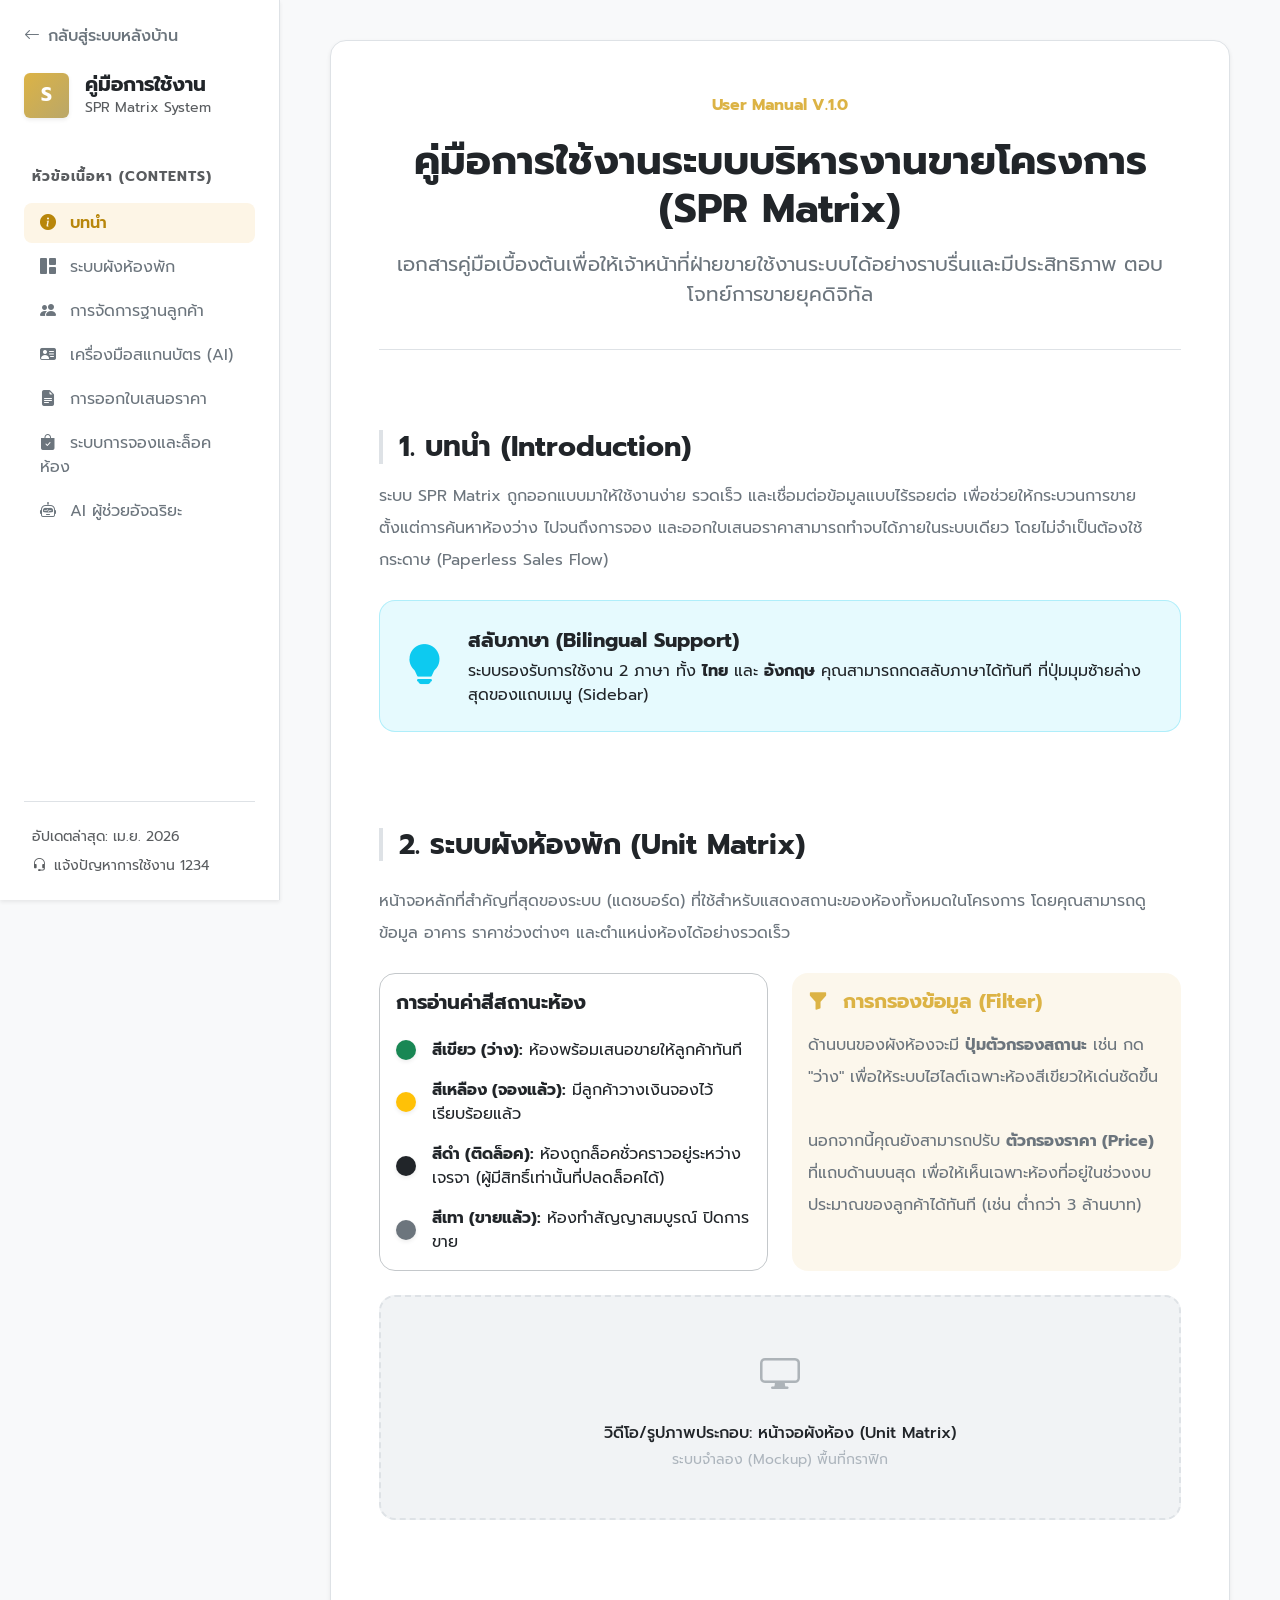
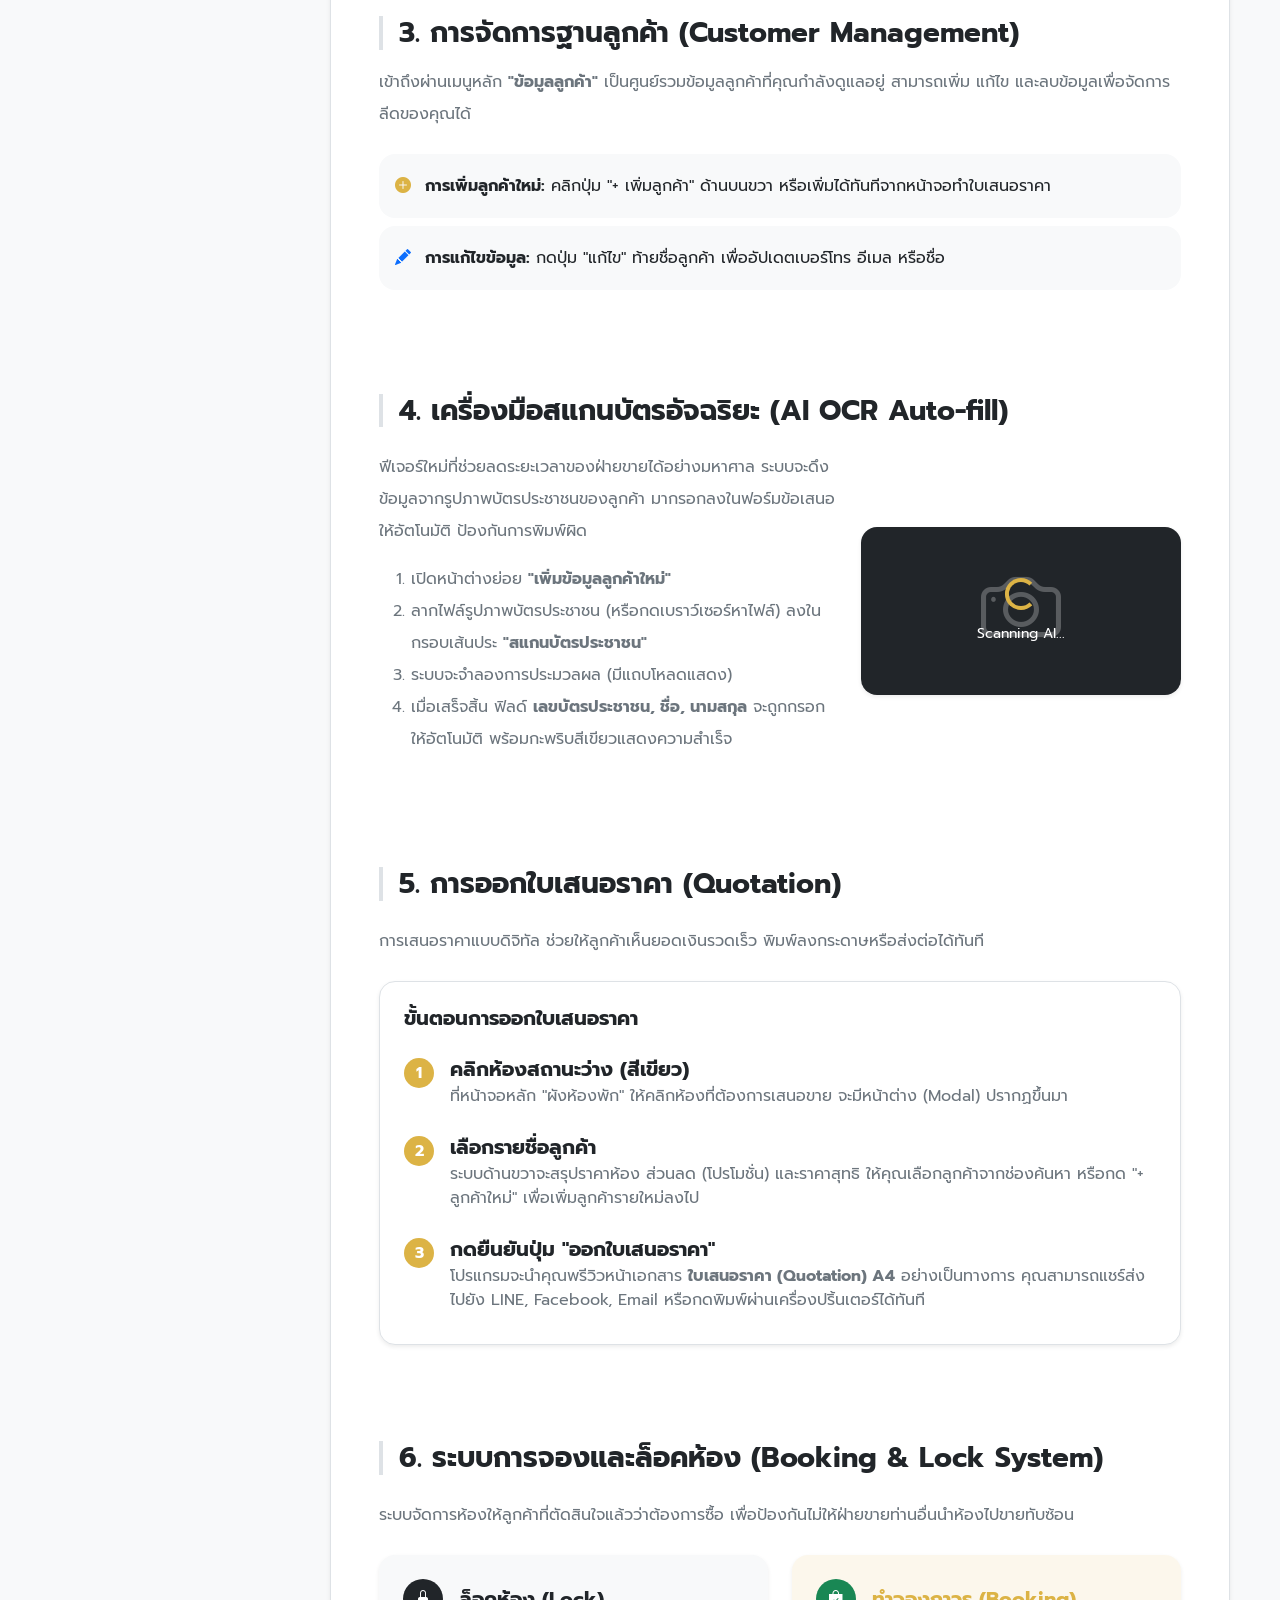
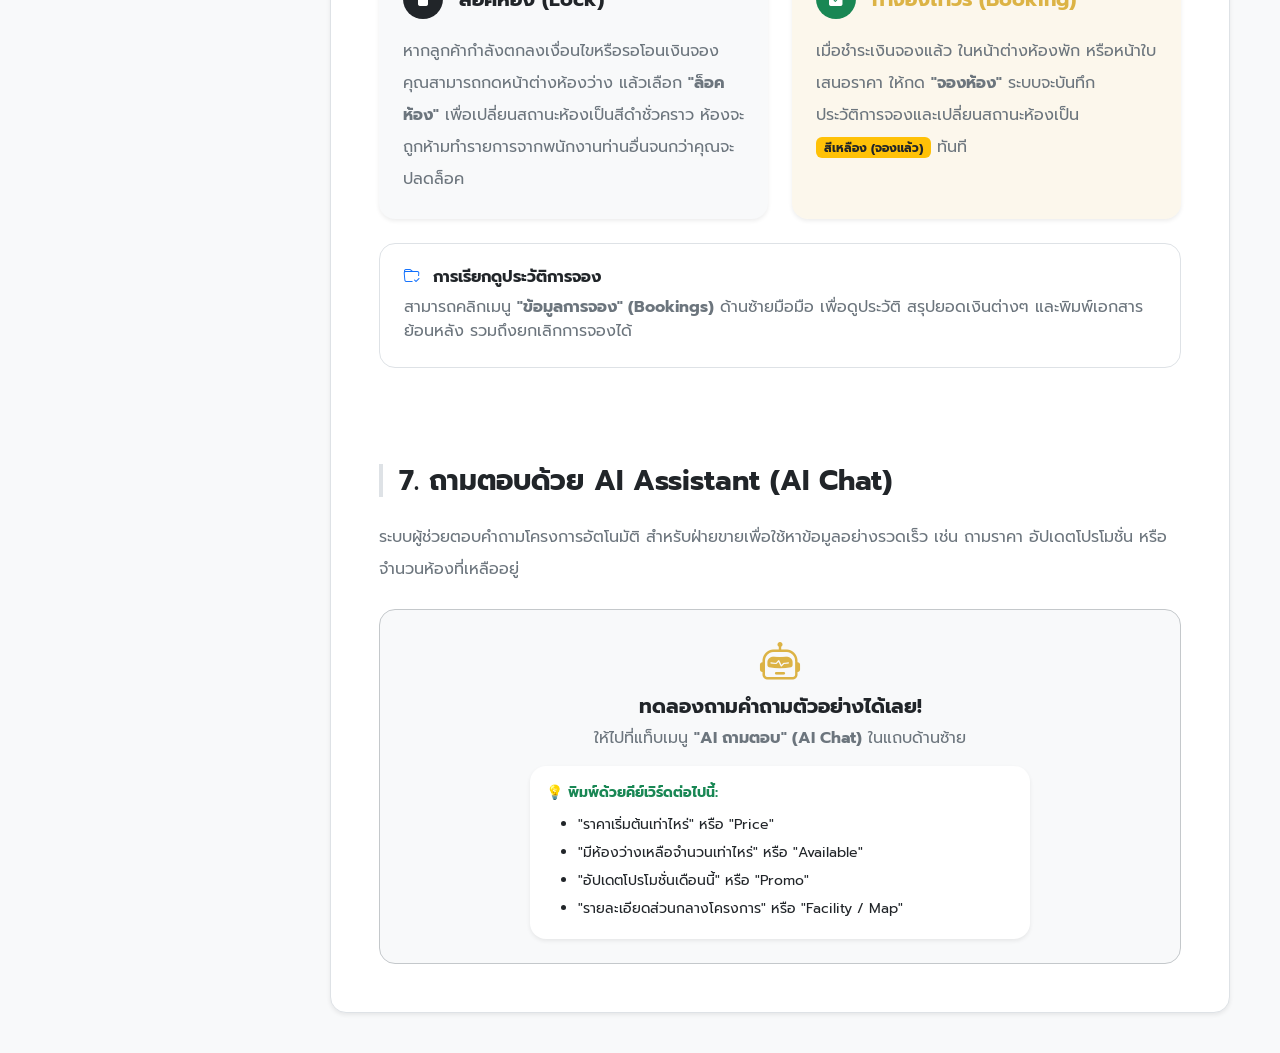
<file: guide.html>
<!DOCTYPE html>
<html lang="th">
<head>
    <meta charset="UTF-8">
    <meta name="viewport" content="width=device-width, initial-scale=1.0">
    <title>SPR - คู่มือการใช้งานระบบ (User Guide)</title>
    <!-- Google Fonts -->
    <link href="https://fonts.googleapis.com/css2?family=Inter:wght@300;400;500;600;700&family=Prompt:wght@300;400;500;600&display=swap" rel="stylesheet">
    <!-- Bootstrap 5 CSS -->
    <link href="https://cdn.jsdelivr.net/npm/bootstrap@5.3.2/dist/css/bootstrap.min.css" rel="stylesheet">
    <!-- Bootstrap Icons -->
    <link rel="stylesheet" href="https://cdn.jsdelivr.net/npm/bootstrap-icons@1.11.1/font/bootstrap-icons.css">
    <!-- Custom CSS (Reused from the main app) -->
    <link rel="stylesheet" href="styles.css">
    <style>
        body {
            scroll-behavior: smooth;
        }
        .guide-sidebar {
            width: 280px;
            height: 100vh;
            position: fixed;
            top: 0;
            left: 0;
            overflow-y: auto;
            z-index: 1000;
        }
        .guide-main {
            margin-left: 280px;
            padding: 2.5rem;
            min-height: 100vh;
        }
        .guide-section {
            padding-top: 2rem;
            margin-bottom: 4rem;
        }
        .guide-nav .nav-link {
            color: #6c757d;
            border-radius: 0.5rem;
            margin-bottom: 0.25rem;
            transition: all 0.2s ease;
        }
        .guide-nav .nav-link:hover {
            background-color: #f8f9fa;
            color: #212529;
        }
        .guide-nav .nav-link.active {
            background-color: #fdf5e6; /* light gold */
            color: #b8860b; /* gold */
            font-weight: 600;
        }
        .screenshot-placeholder {
            background-color: #f1f3f5;
            border: 2px dashed #dee2e6;
            border-radius: 1rem;
            padding: 3rem;
            text-align: center;
            color: #adb5bd;
            display: flex;
            flex-direction: column;
            align-items: center;
            justify-content: center;
        }
        @media (max-width: 768px) {
            .guide-sidebar {
                display: none;
            }
            .guide-main {
                margin-left: 0;
                padding: 1.5rem;
            }
        }
    </style>
</head>
<body class="bg-canvas text-dark font-thai relative" data-bs-spy="scroll" data-bs-target="#guide-menu" tabindex="0">

<!-- Mobile Header for Guide (Visible only on mobile) -->
<div class="d-flex d-md-none w-100 bg-white border-bottom shadow-sm align-items-center px-4 py-2 justify-content-between sticky-top" style="height: 60px; z-index: 1020;">
    <div class="d-flex align-items-center">
        <a href="index.html" class="text-decoration-none">
            <i class="bi bi-arrow-left fs-4 text-dark me-3"></i>
        </a>
        <div class="rounded bg-gradient-gold text-white fw-bold d-flex align-items-center justify-content-center flex-shrink-0" style="width: 32px; height: 32px;">S</div>
        <span class="fs-6 fw-bold text-dark mb-0 ms-2">SPR Guide</span>
    </div>
</div>

<!-- Guide Sidebar -->
<aside class="guide-sidebar bg-white border-end shadow-sm d-flex flex-column p-4">
    <div class="mb-5">
        <a href="index.html" class="text-decoration-none d-flex align-items-center mb-4 text-secondary hover-gold transition-all">
            <i class="bi bi-arrow-left me-2"></i>
            <span class="fw-medium">กลับสู่ระบบหลังบ้าน</span>
        </a>
        <div class="d-flex align-items-center w-100">
            <div class="rounded bg-gradient-gold text-white fw-bold d-flex align-items-center justify-content-center shadow-sm flex-shrink-0" style="width: 45px; height: 45px; font-size: 1.2rem;">S</div>
            <div>
                <div class="fs-5 fw-bold text-dark mb-0 ms-3 lh-sm">คู่มือการใช้งาน</div>
                <div class="text-muted small ms-3">SPR Matrix System</div>
            </div>
        </div>
    </div>
    
    <div class="text-uppercase text-muted fw-bold small mb-3 px-2" style="letter-spacing: 1px;">หัวข้อเนื้อหา (Contents)</div>
    <nav id="guide-menu" class="nav flex-column guide-nav">
        <a class="nav-link active" href="#intro"><i class="bi bi-info-circle-fill me-2"></i> บทนำ</a>
        <a class="nav-link" href="#matrix"><i class="bi bi-grid-1x2-fill me-2"></i> ระบบผังห้องพัก</a>
        <a class="nav-link" href="#customer"><i class="bi bi-people-fill me-2"></i> การจัดการฐานลูกค้า</a>
        <a class="nav-link" href="#ocr"><i class="bi bi-person-vcard-fill me-2"></i> เครื่องมือสแกนบัตร (AI)</a>
        <a class="nav-link" href="#quota"><i class="bi bi-file-earmark-text-fill me-2"></i> การออกใบเสนอราคา</a>
        <a class="nav-link" href="#booking"><i class="bi bi-bag-check-fill me-2"></i> ระบบการจองและล็อคห้อง</a>
        <a class="nav-link" href="#chatbot"><i class="bi bi-robot me-2"></i> AI ผู้ช่วยอัจฉริยะ</a>
    </nav>
    
    <div class="mt-auto px-2 pt-4 border-top">
        <div class="small text-muted mb-2">อัปเดตล่าสุด: เม.ย. 2026</div>
        <div class="small text-muted d-flex align-items-center">
            <i class="bi bi-headset me-2"></i> แจ้งปัญหาการใช้งาน 1234
        </div>
    </div>
</aside>

<!-- Main Document Content -->
<main class="guide-main">
    <div class="container bg-white p-4 p-md-5 rounded-4 shadow-sm border" style="max-width: 900px;">
        
        <header class="mb-5 pb-4 border-bottom text-center">
            <span class="badge bg-gold-subtle text-gold px-3 py-2 rounded-pill mb-3 fs-6">User Manual V.1.0</span>
            <h1 class="display-6 fw-bold text-dark mb-3">คู่มือการใช้งานระบบบริหารงานขายโครงการ (SPR Matrix)</h1>
            <p class="fs-5 text-secondary">เอกสารคู่มือเบื้องต้นเพื่อให้เจ้าหน้าที่ฝ่ายขายใช้งานระบบได้อย่างราบรื่นและมีประสิทธิภาพ ตอบโจทย์การขายยุคดิจิทัล</p>
        </header>

        <!-- Section: Intro -->
        <section id="intro" class="guide-section">
            <h3 class="fw-bold mb-3 border-start border-4 border-gold ps-3">1. บทนำ (Introduction)</h3>
            <p class="fs-6 text-secondary lh-lg mb-4">
                ระบบ SPR Matrix ถูกออกแบบมาให้ใช้งานง่าย รวดเร็ว และเชื่อมต่อข้อมูลแบบไร้รอยต่อ 
                เพื่อช่วยให้กระบวนการขาย ตั้งแต่การค้นหาห้องว่าง ไปจนถึงการจอง และออกใบเสนอราคาสามารถทำจบได้ภายในระบบเดียว โดยไม่จำเป็นต้องใช้กระดาษ (Paperless Sales Flow)
            </p>
            <div class="alert bg-info bg-opacity-10 text-dark border-info border-opacity-25 rounded-4 d-flex align-items-center p-4">
                <i class="bi bi-lightbulb-fill fs-1 text-info me-4"></i>
                <div>
                    <strong class="fs-5 d-block mb-1">สลับภาษา (Bilingual Support)</strong>
                    ระบบรองรับการใช้งาน 2 ภาษา ทั้ง <b>ไทย</b> และ <b>อังกฤษ</b> คุณสามารถกดสลับภาษาได้ทันที ที่ปุ่มมุมซ้ายล่างสุดของแถบเมนู (Sidebar)
                </div>
            </div>
        </section>

        <!-- Section: Matrix -->
        <section id="matrix" class="guide-section">
            <h3 class="fw-bold mb-4 border-start border-4 border-gold ps-3">2. ระบบผังห้องพัก (Unit Matrix)</h3>
            <p class="text-secondary lh-lg mb-4">
                หน้าจอหลักที่สำคัญที่สุดของระบบ (แดชบอร์ด) ที่ใช้สำหรับแสดงสถานะของห้องทั้งหมดในโครงการ โดยคุณสามารถดูข้อมูล อาคาร ราคาช่วงต่างๆ และตำแหน่งห้องได้อย่างรวดเร็ว
            </p>
            
            <div class="row g-4 mb-4">
                <div class="col-md-6">
                    <div class="card rounded-4 border-secondary-subtle h-100">
                        <div class="card-body">
                            <h5 class="fw-bold text-dark mb-4">การอ่านค่าสีสถานะห้อง</h5>
                            <div class="d-flex align-items-center mb-3">
                                <span class="rounded-circle bg-success shadow-sm me-3 flex-shrink-0" style="width:20px;height:20px;"></span> 
                                <div><strong class="text-dark">สีเขียว (ว่าง):</strong> ห้องพร้อมเสนอขายให้ลูกค้าทันที</div>
                            </div>
                            <div class="d-flex align-items-center mb-3">
                                <span class="rounded-circle bg-warning shadow-sm me-3 flex-shrink-0" style="width:20px;height:20px;"></span> 
                                <div><strong class="text-dark">สีเหลือง (จองแล้ว):</strong> มีลูกค้าวางเงินจองไว้เรียบร้อยแล้ว</div>
                            </div>
                            <div class="d-flex align-items-center mb-3">
                                <span class="rounded-circle bg-dark shadow-sm me-3 flex-shrink-0" style="width:20px;height:20px;"></span> 
                                <div><strong class="text-dark">สีดำ (ติดล็อค):</strong> ห้องถูกล็อคชั่วคราวอยู่ระหว่างเจรจา (ผู้มีสิทธิ์เท่านั้นที่ปลดล็อคได้)</div>
                            </div>
                            <div class="d-flex align-items-center">
                                <span class="rounded-circle bg-secondary shadow-sm me-3 flex-shrink-0" style="width:20px;height:20px;"></span> 
                                <div><strong class="text-dark">สีเทา (ขายแล้ว):</strong> ห้องทำสัญญาสมบูรณ์ ปิดการขาย</div>
                            </div>
                        </div>
                    </div>
                </div>
                <div class="col-md-6">
                    <div class="card rounded-4 border-0 h-100 bg-light-gold">
                        <div class="card-body">
                            <h5 class="fw-bold text-gold"><i class="bi bi-funnel-fill me-2"></i> การกรองข้อมูล (Filter)</h5>
                            <p class="text-secondary mt-3 lh-lg">
                                ด้านบนของผังห้องจะมี <b>ปุ่มตัวกรองสถานะ</b> เช่น กด "ว่าง" เพื่อให้ระบบไฮไลต์เฉพาะห้องสีเขียวให้เด่นชัดขึ้น
                                <br><br>
                                นอกจากนี้คุณยังสามารถปรับ <b>ตัวกรองราคา (Price)</b> ที่แถบด้านบนสุด เพื่อให้เห็นเฉพาะห้องที่อยู่ในช่วงงบประมาณของลูกค้าได้ทันที (เช่น ต่ำกว่า 3 ล้านบาท)
                            </p>
                        </div>
                    </div>
                </div>
            </div>
            
            <div class="screenshot-placeholder mt-4">
                <i class="bi bi-display fs-1 mb-3 text-secondary opacity-50"></i>
                <div class="fw-medium text-dark mb-1">วิดีโอ/รูปภาพประกอบ: หน้าจอผังห้อง (Unit Matrix)</div>
                <div class="small">ระบบจำลอง (Mockup) พื้นที่กราฟิก</div>
            </div>
        </section>

        <!-- Section: Customer -->
        <section id="customer" class="guide-section">
            <h3 class="fw-bold mb-3 border-start border-4 border-gold ps-3">3. การจัดการฐานลูกค้า (Customer Management)</h3>
            <p class="text-secondary lh-lg mb-4">เข้าถึงผ่านเมนูหลัก <b>"ข้อมูลลูกค้า"</b> เป็นศูนย์รวมข้อมูลลูกค้าที่คุณกำลังดูแลอยู่ สามารถเพิ่ม แก้ไข และลบข้อมูลเพื่อจัดการลีดของคุณได้</p>
            
            <ul class="lh-lg text-secondary mb-4 list-group list-group-flush rounded-4">
                <li class="list-group-item bg-light border-0 py-3 mb-2 rounded-4">
                    <i class="bi bi-plus-circle-fill text-gold me-2"></i> <b>การเพิ่มลูกค้าใหม่:</b> คลิกปุ่ม "+ เพิ่มลูกค้า" ด้านบนขวา หรือเพิ่มได้ทันทีจากหน้าจอทำใบเสนอราคา
                </li>
                <li class="list-group-item bg-light border-0 py-3 mb-2 rounded-4">
                    <i class="bi bi-pencil-fill text-primary me-2"></i> <b>การแก้ไขข้อมูล:</b> กดปุ่ม "แก้ไข" ท้ายชื่อลูกค้า เพื่ออัปเดตเบอร์โทร อีเมล หรือชื่อ
                </li>
            </ul>
        </section>

        <!-- Section: OCR -->
        <section id="ocr" class="guide-section">
            <h3 class="fw-bold mb-4 border-start border-4 border-gold ps-3">4. เครื่องมือสแกนบัตรอัจฉริยะ (AI OCR Auto-fill)</h3>
            <div class="row g-4 align-items-center">
                <div class="col-md-7">
                    <p class="text-secondary lh-lg mb-3">
                        ฟีเจอร์ใหม่ที่ช่วยลดระยะเวลาของฝ่ายขายได้อย่างมหาศาล ระบบจะดึงข้อมูลจากรูปภาพบัตรประชาชนของลูกค้า มากรอกลงในฟอร์มข้อเสนอให้อัตโนมัติ ป้องกันการพิมพ์ผิด
                    </p>
                    <ol class="lh-lg text-secondary">
                        <li>เปิดหน้าต่างย่อย <b>"เพิ่มข้อมูลลูกค้าใหม่"</b></li>
                        <li>ลากไฟล์รูปภาพบัตรประชาชน (หรือกดเบราว์เซอร์หาไฟล์) ลงในกรอบเส้นประ <b>"สแกนบัตรประชาชน"</b></li>
                        <li>ระบบจะจำลองการประมวลผล (มีแถบโหลดแสดง)</li>
                        <li>เมื่อเสร็จสิ้น ฟิลด์ <b>เลขบัตรประชาชน, ชื่อ, นามสกุล</b> จะถูกกรอกให้อัตโนมัติ พร้อมกะพริบสีเขียวแสดงความสำเร็จ</li>
                    </ol>
                </div>
                <div class="col-md-5">
                    <div class="card border-0 shadow-sm rounded-4 overflow-hidden">
                        <div class="bg-dark p-4 text-center position-relative">
                            <i class="bi bi-camera text-white opacity-25" style="font-size: 5rem;"></i>
                            <div class="position-absolute top-50 start-50 translate-middle w-100">
                                <div class="spinner-border text-gold" role="status"></div>
                                <div class="text-white mt-2 small">Scanning AI...</div>
                            </div>
                        </div>
                    </div>
                </div>
            </div>
        </section>

        <!-- Section: Quotation -->
        <section id="quota" class="guide-section">
            <h3 class="fw-bold mb-4 border-start border-4 border-gold ps-3">5. การออกใบเสนอราคา (Quotation)</h3>
            <p class="text-secondary lh-lg mb-4">
                การเสนอราคาแบบดิจิทัล ช่วยให้ลูกค้าเห็นยอดเงินรวดเร็ว พิมพ์ลงกระดาษหรือส่งต่อได้ทันที
            </p>
            <div class="bg-white border rounded-4 p-4 shadow-sm">
                <h5 class="fw-bold text-dark mb-4">ขั้นตอนการออกใบเสนอราคา</h5>
                <div class="d-flex mb-4">
                    <div class="flex-shrink-0 mt-1">
                        <span class="rounded-circle bg-gold text-white d-flex align-items-center justify-content-center fw-bold" style="width: 30px; height: 30px;">1</span>
                    </div>
                    <div class="ms-3">
                        <strong class="fs-5 d-block text-dark">คลิกห้องสถานะว่าง (สีเขียว)</strong>
                        <p class="text-secondary mb-0">ที่หน้าจอหลัก "ผังห้องพัก" ให้คลิกห้องที่ต้องการเสนอขาย จะมีหน้าต่าง (Modal) ปรากฏขึ้นมา</p>
                    </div>
                </div>
                <div class="d-flex mb-4">
                    <div class="flex-shrink-0 mt-1">
                        <span class="rounded-circle bg-gold text-white d-flex align-items-center justify-content-center fw-bold" style="width: 30px; height: 30px;">2</span>
                    </div>
                    <div class="ms-3">
                        <strong class="fs-5 d-block text-dark">เลือกรายชื่อลูกค้า</strong>
                        <p class="text-secondary mb-0">ระบบด้านขวาจะสรุปราคาห้อง ส่วนลด (โปรโมชั่น) และราคาสุทธิ ให้คุณเลือกลูกค้าจากช่องค้นหา หรือกด "+ ลูกค้าใหม่" เพื่อเพิ่มลูกค้ารายใหม่ลงไป</p>
                    </div>
                </div>
                <div class="d-flex mb-2">
                    <div class="flex-shrink-0 mt-1">
                        <span class="rounded-circle bg-gold text-white d-flex align-items-center justify-content-center fw-bold" style="width: 30px; height: 30px;">3</span>
                    </div>
                    <div class="ms-3">
                        <strong class="fs-5 d-block text-dark">กดยืนยันปุ่ม "ออกใบเสนอราคา"</strong>
                        <p class="text-secondary mb-0">โปรแกรมจะนำคุณพรีวิวหน้าเอกสาร <b>ใบเสนอราคา (Quotation) A4</b> อย่างเป็นทางการ คุณสามารถแชร์ส่งไปยัง LINE, Facebook, Email หรือกดพิมพ์ผ่านเครื่องปริ้นเตอร์ได้ทันที</p>
                    </div>
                </div>
            </div>
        </section>

        <!-- Section: Booking -->
        <section id="booking" class="guide-section">
            <h3 class="fw-bold mb-4 border-start border-4 border-gold ps-3">6. ระบบการจองและล็อคห้อง (Booking & Lock System)</h3>
            <p class="text-secondary lh-lg mb-4">
                ระบบจัดการห้องให้ลูกค้าที่ตัดสินใจแล้วว่าต้องการซื้อ เพื่อป้องกันไม่ให้ฝ่ายขายท่านอื่นนำห้องไปขายทับซ้อน
            </p>
            <div class="row g-4">
                <div class="col-md-6">
                    <div class="card bg-light border-0 shadow-sm rounded-4 h-100 p-4">
                        <div class="d-flex align-items-center mb-3">
                            <div class="rounded-circle bg-dark text-white d-flex align-items-center justify-content-center me-3" style="width: 40px; height: 40px;">
                                <i class="bi bi-lock-fill"></i>
                            </div>
                            <h5 class="fw-bold text-dark mb-0">ล็อคห้อง (Lock)</h5>
                        </div>
                        <p class="text-secondary lh-lg mb-0">
                            หากลูกค้ากำลังตกลงเงื่อนไขหรือรอโอนเงินจอง คุณสามารถกดหน้าต่างห้องว่าง แล้วเลือก <b>"ล็อคห้อง"</b> เพื่อเปลี่ยนสถานะห้องเป็นสีดำชั่วคราว ห้องจะถูกห้ามทำรายการจากพนักงานท่านอื่นจนกว่าคุณจะปลดล็อค
                        </p>
                    </div>
                </div>
                <div class="col-md-6">
                    <div class="card bg-light-gold border-0 shadow-sm rounded-4 h-100 p-4">
                        <div class="d-flex align-items-center mb-3">
                            <div class="rounded-circle bg-success text-white d-flex align-items-center justify-content-center me-3" style="width: 40px; height: 40px;">
                                <i class="bi bi-bag-check-fill"></i>
                            </div>
                            <h5 class="fw-bold text-gold mb-0">ทำจองถาวร (Booking)</h5>
                        </div>
                        <p class="text-secondary lh-lg mb-0">
                            เมื่อชำระเงินจองแล้ว ในหน้าต่างห้องพัก หรือหน้าใบเสนอราคา ให้กด <b>"จองห้อง"</b> ระบบจะบันทึกประวัติการจองและเปลี่ยนสถานะห้องเป็น <span class="badge bg-warning text-dark">สีเหลือง (จองแล้ว)</span> ทันที
                        </p>
                    </div>
                </div>
            </div>
            
            <div class="mt-4 p-4 border rounded-4">
                <h6 class="fw-bold"><i class="bi bi-folder-check text-primary me-2"></i> การเรียกดูประวัติการจอง</h6>
                <p class="text-secondary mt-2 mb-0">สามารถคลิกเมนู <b>"ข้อมูลการจอง" (Bookings)</b> ด้านซ้ายมือมือ เพื่อดูประวัติ สรุปยอดเงินต่างๆ และพิมพ์เอกสารย้อนหลัง รวมถึงยกเลิกการจองได้</p>
            </div>
        </section>

        <!-- Section: Chatbot -->
        <section id="chatbot" class="guide-section border-0 mb-0 pb-0">
            <h3 class="fw-bold mb-4 border-start border-4 border-gold ps-3">7. ถามตอบด้วย AI Assistant (AI Chat)</h3>
            <p class="text-secondary lh-lg mb-4">
                ระบบผู้ช่วยตอบคำถามโครงการอัตโนมัติ สำหรับฝ่ายขายเพื่อใช้หาข้อมูลอย่างรวดเร็ว เช่น ถามราคา อัปเดตโปรโมชั่น หรือจำนวนห้องที่เหลืออยู่
            </p>
            <div class="bg-canvas border border-secondary-subtle rounded-4 p-4 text-center">
                <i class="bi bi-robot fs-1 text-gold mb-3"></i>
                <h5 class="fw-bold text-dark">ทดลองถามคำถามตัวอย่างได้เลย!</h5>
                <p class="text-secondary mb-3">ให้ไปที่แท็บเมนู <b>"AI ถามตอบ" (AI Chat)</b> ในแถบด้านซ้าย</p>
                <div class="d-inline-block text-start bg-white p-3 rounded-4 shadow-sm w-100" style="max-width: 500px;">
                    <div class="text-success small fw-bold mb-2">💡 พิมพ์ด้วยคีย์เวิร์ดต่อไปนี้:</div>
                    <ul class="mb-0 text-dark small lh-lg">
                        <li>"ราคาเริ่มต้นเท่าไหร่" หรือ "Price"</li>
                        <li>"มีห้องว่างเหลือจำนวนเท่าไหร่" หรือ "Available"</li>
                        <li>"อัปเดตโปรโมชั่นเดือนนี้" หรือ "Promo"</li>
                        <li>"รายละเอียดส่วนกลางโครงการ" หรือ "Facility / Map"</li>
                    </ul>
                </div>
            </div>
        </section>

    </div>
</main>

<!-- Bootstrap JS -->
<script src="https://cdn.jsdelivr.net/npm/bootstrap@5.3.2/dist/js/bootstrap.bundle.min.js"></script>
</body>
</html>
</file>
<file: styles.css>
:root {
    --gold: #dcb345;
    --gold-hover: #c49d36;
    --canvas: #f8f9fa; /* Very light cool grey */
}

body.font-sans {
    font-family: 'Inter', sans-serif;
}

.font-thai {
    font-family: 'Prompt', sans-serif;
}

.bg-canvas {
    background-color: var(--canvas) !important;
}

/* Language System */
/* Default is TH, hide EN */
body:not(.lang-en) .text-en {
    display: none !important;
}

/* When EN is active, hide TH */
body.lang-en .text-th {
    display: none !important;
}

/* Custom Overrides & Utilites mapping Bootstrap to Premium Theme */

/* Sidebar Layout */
.sidebar {
    position: fixed;
    top: 0;
    left: 0;
    height: 100vh;
    width: 80px;
    z-index: 1030;
    transition: width 0.3s cubic-bezier(0.25, 0.8, 0.25, 1);
    overflow-y: auto;
    overflow-x: hidden;
}

.sidebar.expanded {
    width: 260px;
}

.sidebar::-webkit-scrollbar {
    width: 0;
}

.sidebar .nav-link {
    transition: all 0.2s ease;
    border: 1px solid transparent;
}

.sidebar .nav-link.active {
    background-color: var(--gold) !important;
    background: linear-gradient(135deg, var(--gold), #baa769) !important;
    color: #fff !important;
    box-shadow: 0 4px 6px rgba(220, 179, 69, 0.3);
}

.sidebar .nav-link.active .nav-icon,
.sidebar .nav-link.active .nav-text span {
    color: #fff !important;
}

.sidebar .nav-link:hover:not(.active) {
    background-color: rgba(0,0,0,0.04);
}

.sidebar .nav-text,
.sidebar .brand-text,
.sidebar .profile-text,
.sidebar .lang-toggle-group {
    display: none;
    opacity: 0;
}

.sidebar.expanded .nav-text,
.sidebar.expanded .brand-text,
.sidebar.expanded .profile-text,
.sidebar.expanded .lang-toggle-group {
    display: flex;
    opacity: 1;
    animation: fadeIn 0.4s ease forwards;
}

@keyframes fadeIn {
    to { opacity: 1; }
}

.sidebar.expanded .lang-toggle-mini {
    display: none !important;
}

.sidebar .brand-link {
    justify-content: center !important;
}
.sidebar.expanded .brand-link {
    justify-content: flex-start !important;
    padding-left: 1.5rem;
}

.toggle-btn i {
    transition: transform 0.3s ease;
}
.sidebar.expanded .toggle-btn i {
    transform: rotate(180deg);
}

.cursor-pointer {
    cursor: pointer;
}

#app-main-container {
    transition: margin-left 0.3s cubic-bezier(0.25, 0.8, 0.25, 1), width 0.3s cubic-bezier(0.25, 0.8, 0.25, 1);
    margin-left: 80px;
    width: calc(100% - 80px) !important;
    min-height: calc(100vh - 2rem);
}

#app-main-container.expanded {
    margin-left: 260px;
    width: calc(100% - 260px) !important;
}

@media (max-width: 767.98px) {
    .sidebar {
        transform: translateX(-100%);
    }
    .sidebar.mobile-open {
        transform: translateX(0);
        width: 260px;
    }
    
    .sidebar.mobile-open .nav-text,
    .sidebar.mobile-open .brand-text,
    .sidebar.mobile-open .profile-text,
    .sidebar.mobile-open .lang-toggle-group {
        display: flex;
        opacity: 1;
    }
    
    .sidebar.mobile-open .lang-toggle-mini {
        display: none !important;
    }

    .sidebar.mobile-open .brand-link {
        justify-content: flex-start !important;
        padding-left: 1.5rem;
    }

    #app-main-container {
        margin-left: 0;
        width: 100% !important;
        margin-top: 60px !important;
    }
    #app-main-container.expanded {
        margin-left: 0;
        width: 100% !important;
    }
}

.text-gold { color: var(--gold) !important; }

/* In Light Theme, Gold buttons look best with white text */
.bg-gold { background-color: var(--gold) !important; color: #fff !important; }
.bg-light-gold { background-color: rgba(220, 179, 69, 0.1) !important; }

.bg-gradient-gold {
    background: linear-gradient(135deg, var(--gold), #baa769);
    box-shadow: 0 4px 6px rgba(220, 179, 69, 0.2);
}

.btn-gold {
    background-color: var(--gold);
    color: #fff;
    border-color: var(--gold);
    transition: all 0.2s;
}
.btn-gold:hover, .btn-gold:focus, .btn-gold:active {
    background-color: var(--gold-hover) !important;
    color: #fff !important;
    border-color: var(--gold-hover) !important;
    transform: translateY(-2px);
    box-shadow: 0 4px 10px rgba(220, 179, 69, 0.3) !important;
}

.btn-outline-gold {
    color: var(--gold);
    border-color: var(--gold);
}
.btn-outline-gold:hover {
    background-color: var(--gold);
    color: #fff;
}

/* Clean Nav Hover */
.nav-hover {
    transition: all 0.2s;
}
.nav-hover:hover {
    background-color: #f1f3f5;
    color: #212529 !important;
    border-radius: 0.375rem;
}

/* Text Size Utils */
@media (max-width: 576px) {
    .fs-sm-7 {
        font-size: 0.85rem;
    }
}

/* Unit Map Specifics */
.unit-row-label {
    min-width: 65px;
    font-weight: 600;
    color: #495057;
    display: flex;
    align-items: center;
}

.unit-box {
    width: 65px;
    height: 65px;
    border-radius: 8px;
    display: flex;
    flex-direction: column;
    align-items: center;
    justify-content: center;
    transition: all 0.25s ease;
    user-select: none;
    border: 1px solid transparent;
    box-shadow: 0 2px 3px rgba(0,0,0,0.02);
}

.unit-box .u-no {
    font-weight: 700;
    font-size: 0.95rem;
}

.unit-box .u-price {
    font-size: 0.65rem;
    opacity: 0.9;
    margin-top: 1px;
}

.status-avail {
    background: #ecfdf5; /* Tailwind emerald-50 */
    border-color: #a7f3d0; /* Tailwind emerald-200 */
    color: #059669; /* Tailwind emerald-600 */
    cursor: pointer;
}
.status-avail:hover {
    transform: translateY(-4px);
    box-shadow: 0 8px 16px rgba(16, 185, 129, 0.15);
    border-color: #34d399; /* Tailwind emerald-400 */
    background: #d1fae5; /* Tailwind emerald-100 */
}

.status-booked {
    background: #fffbeb; /* Tailwind amber-50 */
    border-color: #fde68a; /* Tailwind amber-200 */
    color: #d97706; /* Tailwind amber-600 */
}

.status-sold {
    background: #f3f4f6; /* Tailwind gray-100 */
    border-color: #e5e7eb; /* Tailwind gray-200 */
    color: #9ca3af; /* Tailwind gray-400 */
    opacity: 0.7;
}

.status-locked {
    background: #e2e8f0;
    border-color: #cbd5e1;
    color: #475569;
    cursor: pointer;
    position: relative;
    border-style: dashed;
}
.status-locked:hover {
    transform: translateY(-2px);
    box-shadow: 0 4px 8px rgba(0,0,0,0.1);
    background: #cbd5e1;
}
.lock-icon-overlay {
    position: absolute;
    top: -5px;
    right: -5px;
    background: #fff;
    border-radius: 50%;
    width: 20px;
    height: 20px;
    display: flex;
    align-items: center;
    justify-content: center;
    box-shadow: 0 2px 4px rgba(0,0,0,0.1);
    font-size: 0.65rem;
    color: #475569;
}

/* Scrollbar styling for horizontal scrolling in grid row */
.overflow-auto::-webkit-scrollbar {
    height: 8px;
    width: 8px;
}
.overflow-auto::-webkit-scrollbar-track {
    background: #f1f1f1; 
    border-radius: 4px;
}
.overflow-auto::-webkit-scrollbar-thumb {
    background: #cdcdcd; 
    border-radius: 4px;
}
.overflow-auto::-webkit-scrollbar-thumb:hover {
    background: #a8a8a8; 
}

/* OCR Scanner UI */
.ocr-upload-zone {
    border-color: #dee2e6;
    transition: all 0.3s ease;
}
.ocr-upload-zone:hover {
    border-color: var(--gold) !important;
    background-color: rgba(220, 179, 69, 0.02) !important;
}
.ocr-upload-zone.dragover {
    border-color: var(--gold) !important;
    background-color: rgba(220, 179, 69, 0.05) !important;
    transform: scale(1.02);
}

.transition-all {
    transition: all 0.3s ease;
}
.hover-scale:hover {
    transform: scale(1.1);
}

.shadow-inset {
    box-shadow: inset 0 2px 10px rgba(0,0,0,0.5);
}
.ts-shadow {
    text-shadow: 0 2px 4px rgba(0,0,0,0.8);
}

.ocr-scanner-line {
    height: 4px;
    background: var(--gold);
    box-shadow: 0 0 15px 5px rgba(220, 179, 69, 0.6);
    animation: scan 2s cubic-bezier(0.4, 0, 0.2, 1) infinite alternate;
}

@keyframes scan {
    0% { top: 0; opacity: 0.8; }
    50% { opacity: 1; }
    100% { top: 100%; opacity: 0.8; }
}

.pulse-success {
    animation: pulseSuccess 2s infinite;
}

@keyframes pulseSuccess {
    0% { box-shadow: 0 0 0 0 rgba(25, 135, 84, 0.4); }
    70% { box-shadow: 0 0 0 15px rgba(25, 135, 84, 0); }
    100% { box-shadow: 0 0 0 0 rgba(25, 135, 84, 0); }
}

/* Driver.js Custom Theme */
.driver-popover {
    font-family: 'Prompt', sans-serif !important;
    border-radius: 12px;
    box-shadow: 0 10px 25px rgba(0,0,0,0.15) !important;
    border: none !important;
}
.driver-popover-title {
    font-weight: 700 !important;
    color: #212529 !important;
    font-size: 1.1rem !important;
}
.driver-popover-description {
    color: #6c757d !important;
    font-size: 0.95rem !important;
    line-height: 1.5 !important;
}
.driver-popover-next-btn, .driver-popover-prev-btn {
    border-radius: 20px !important;
    font-weight: 500 !important;
    padding: 5px 15px !important;
}
.driver-popover-next-btn {
    background-color: var(--gold) !important;
    color: white !important;
    border: none !important;
    text-shadow: none !important;
}
.driver-popover-next-btn:hover {
    background-color: var(--gold-hover) !important;
}
.driver-popover-prev-btn {
    background-color: #f8f9fa !important;
    border: 1px solid #dee2e6 !important;
    color: #495057 !important;
}
.driver-popover-close-btn {
    color: #adb5bd !important;
}
.driver-popover-close-btn:hover {
    color: #dc3545 !important;
}
.driver-popover-progress-text {
    font-size: 0.8rem !important;
    color: #adb5bd !important;
}
</file>
